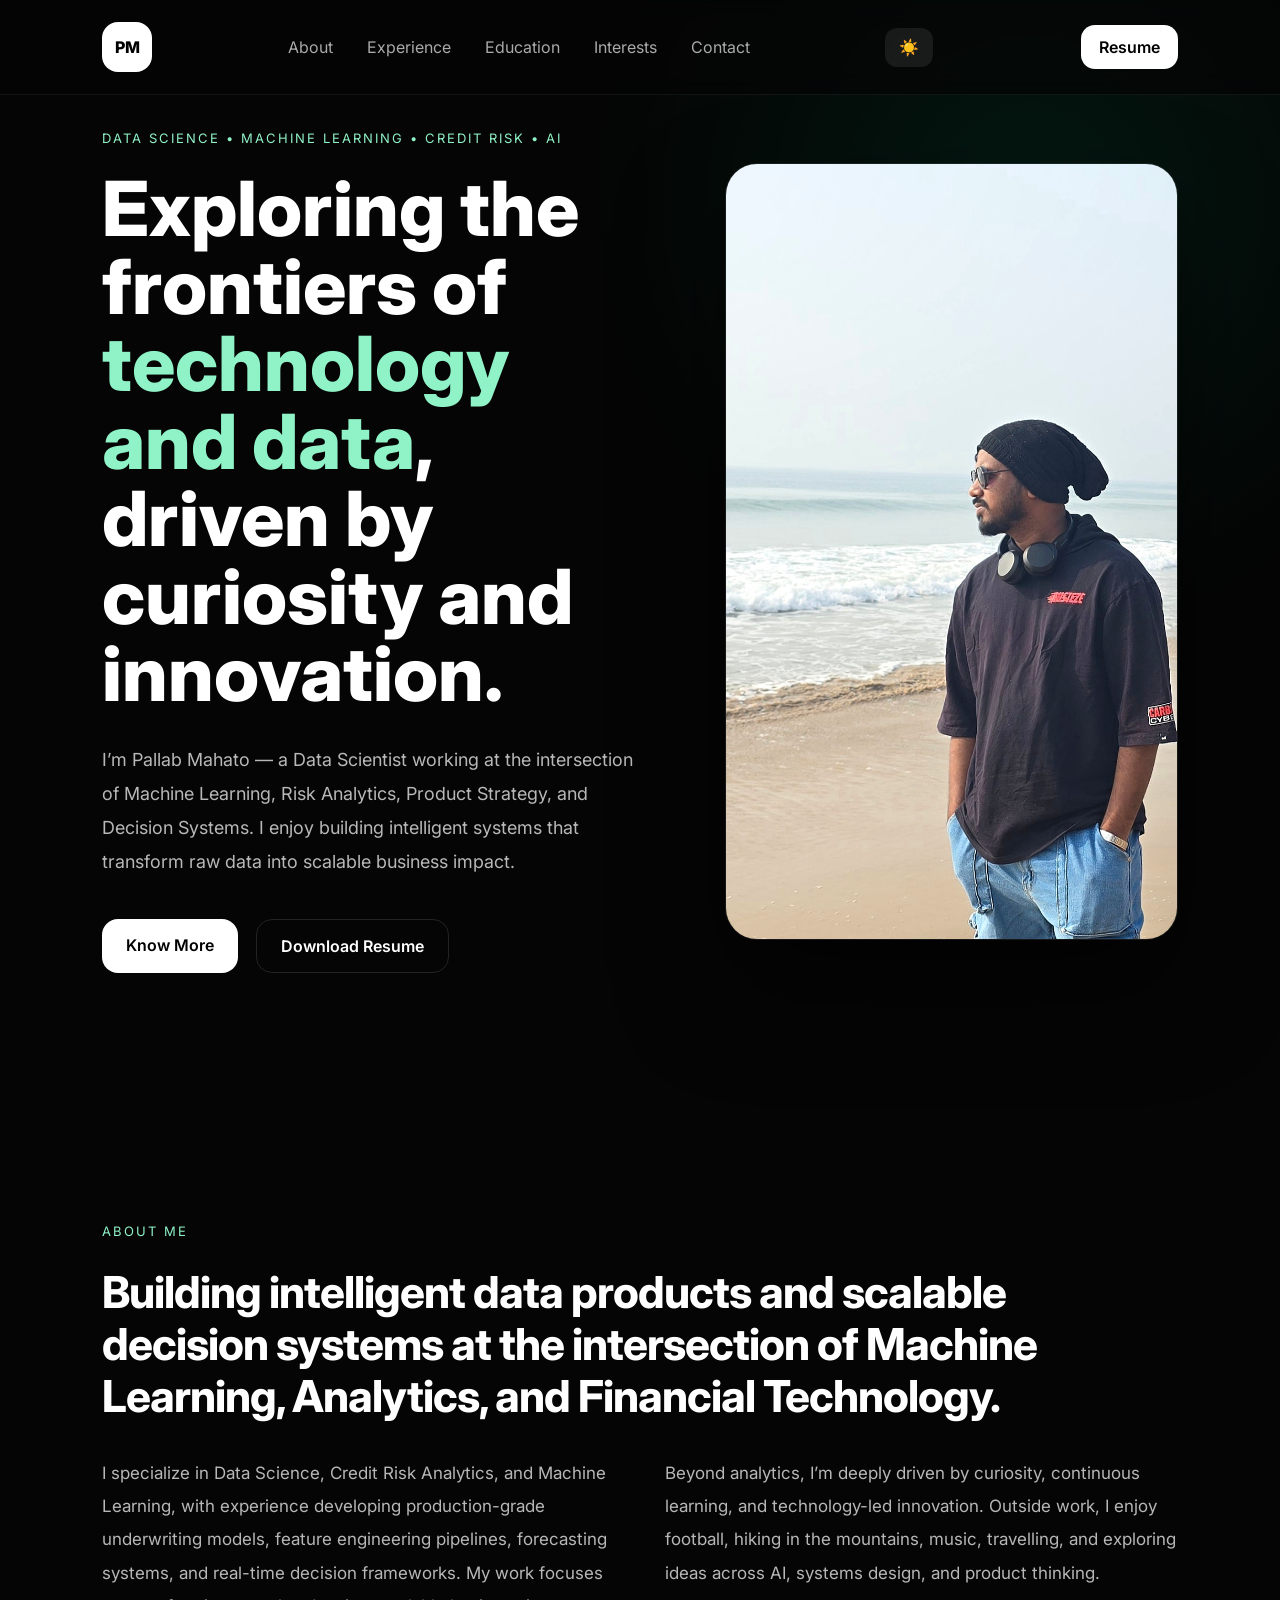
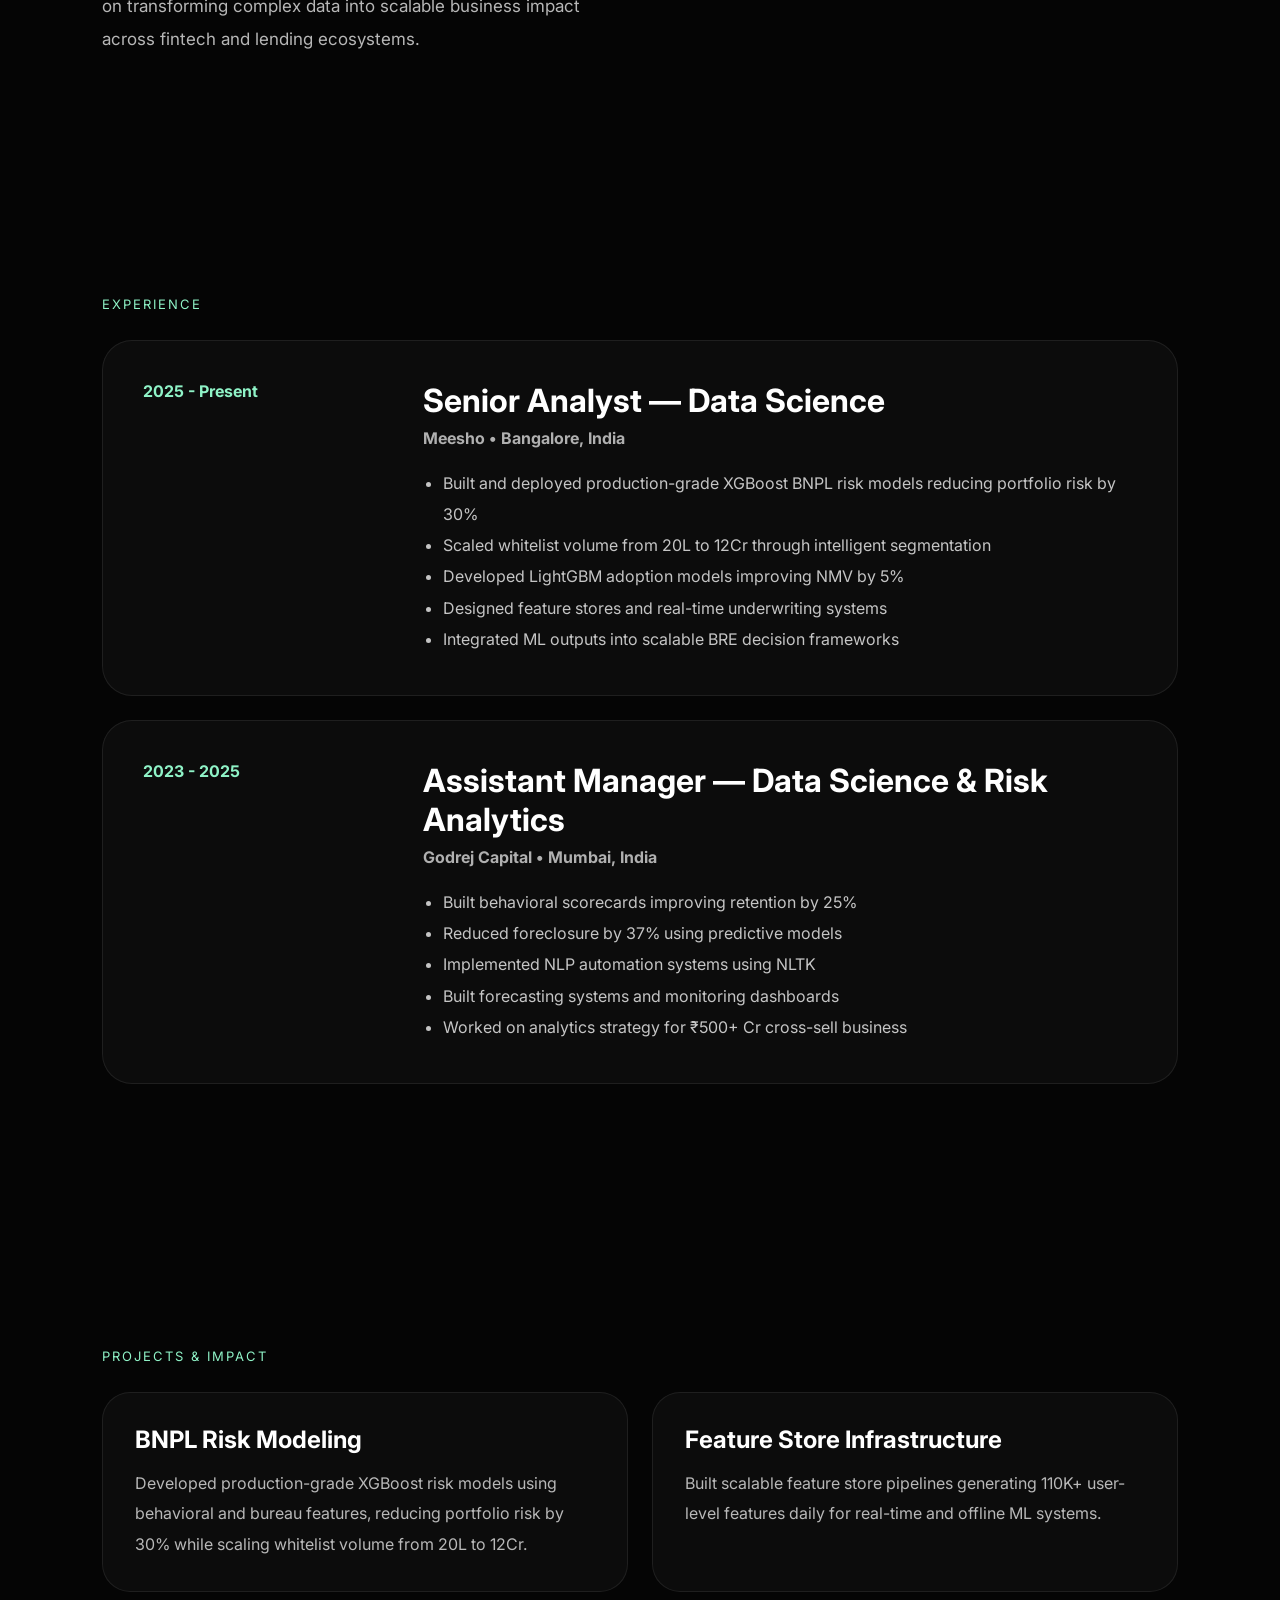
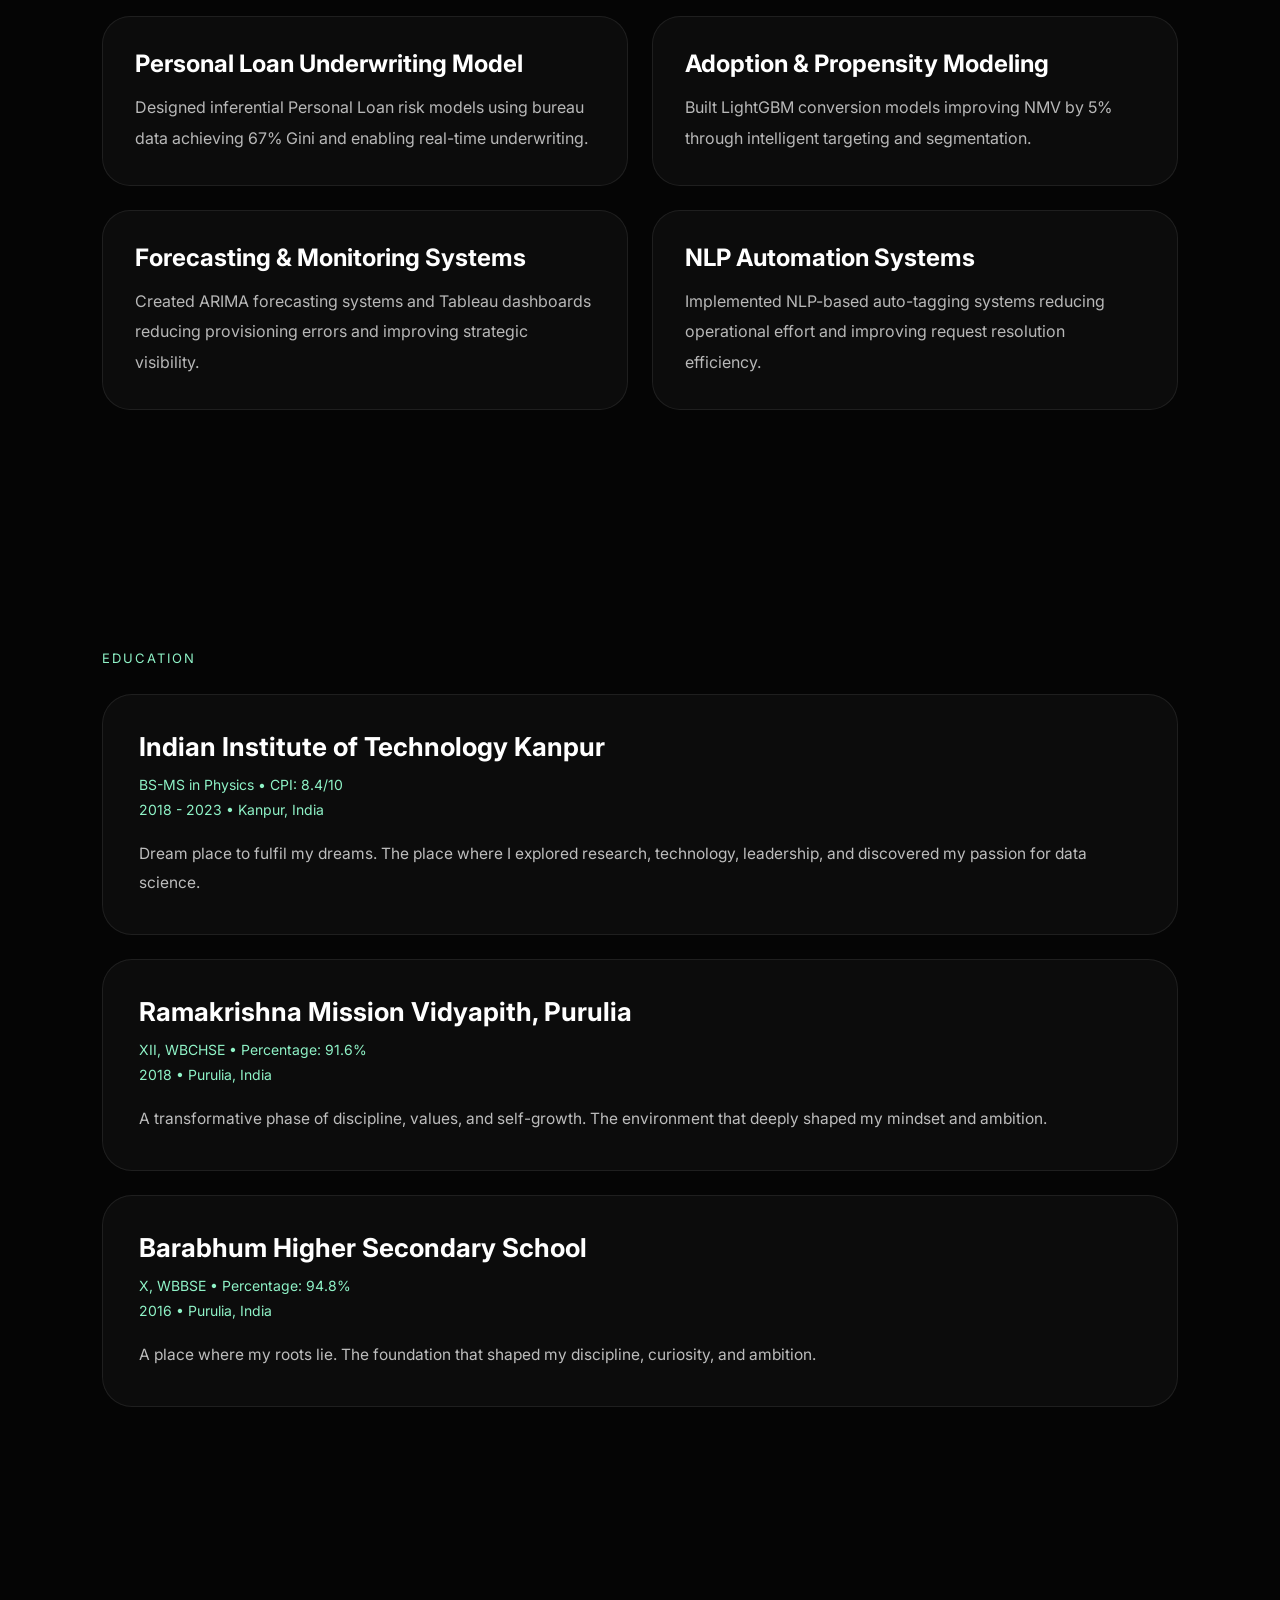
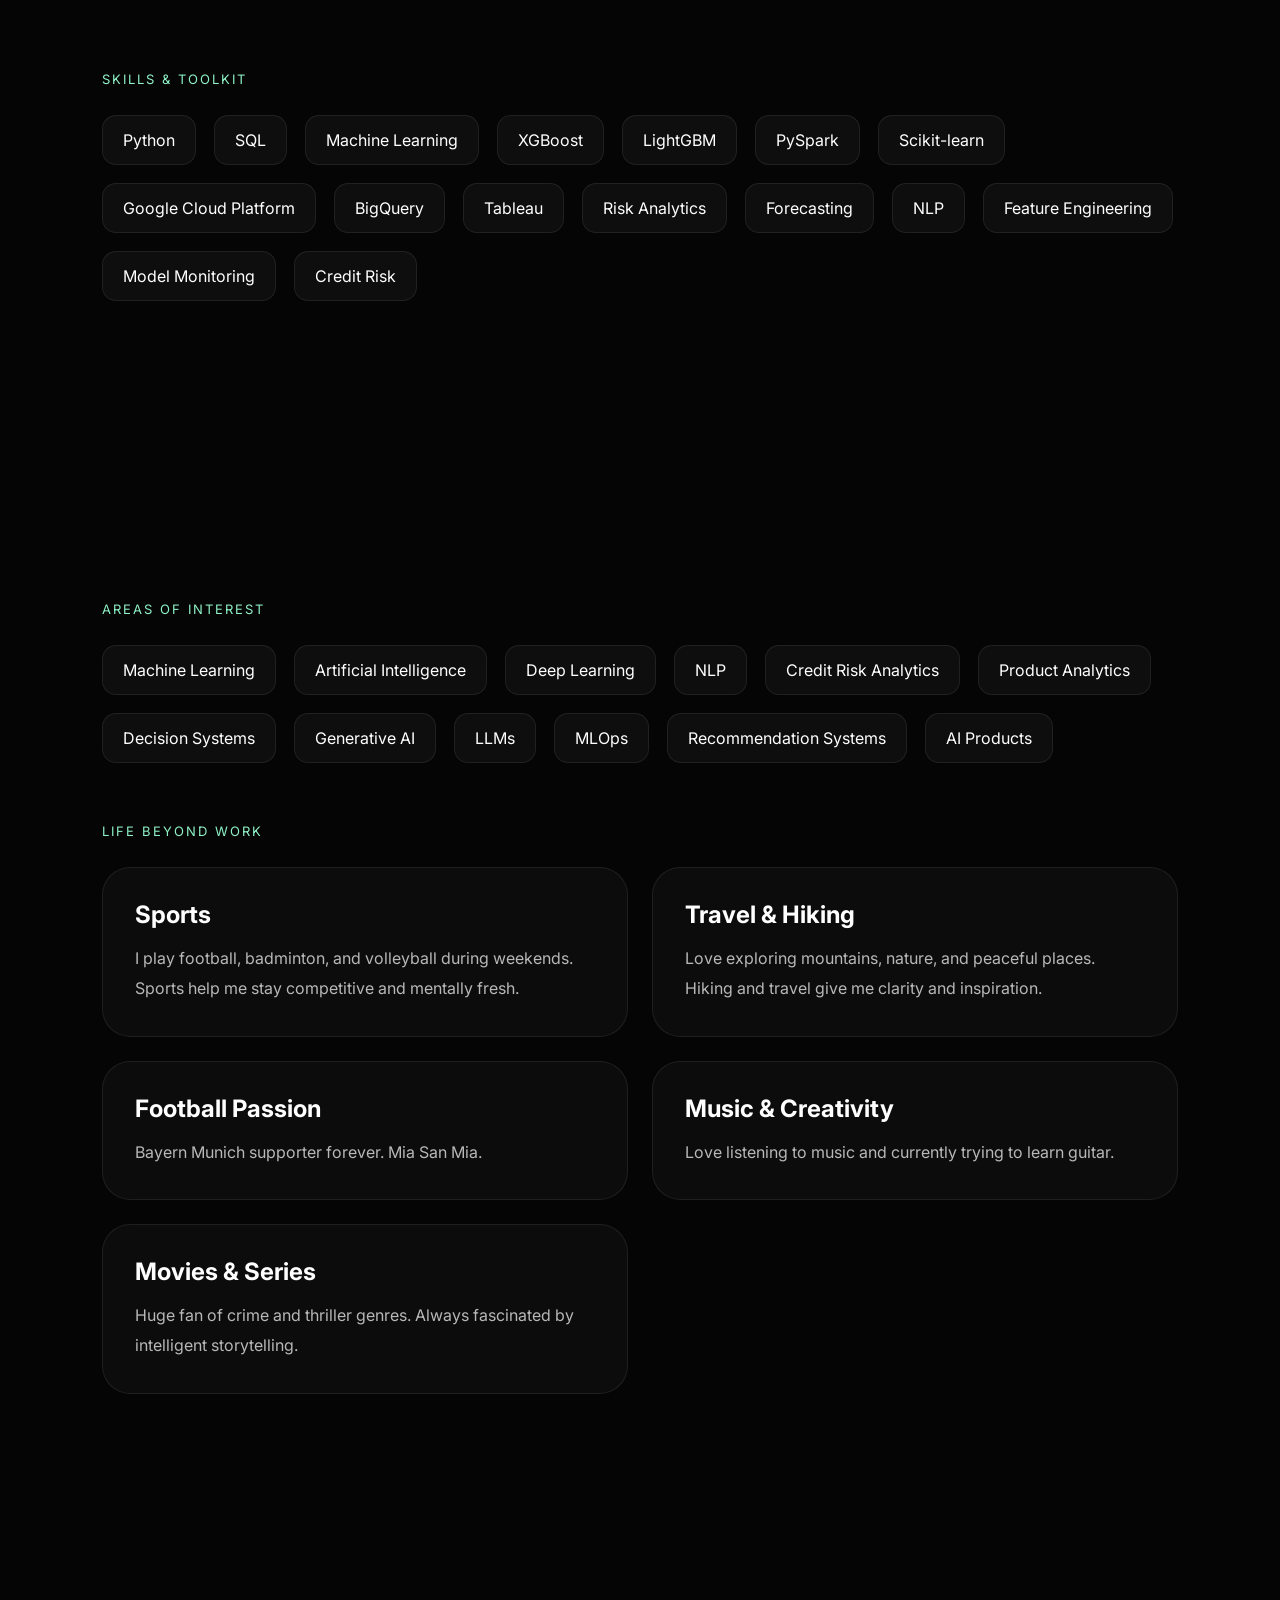
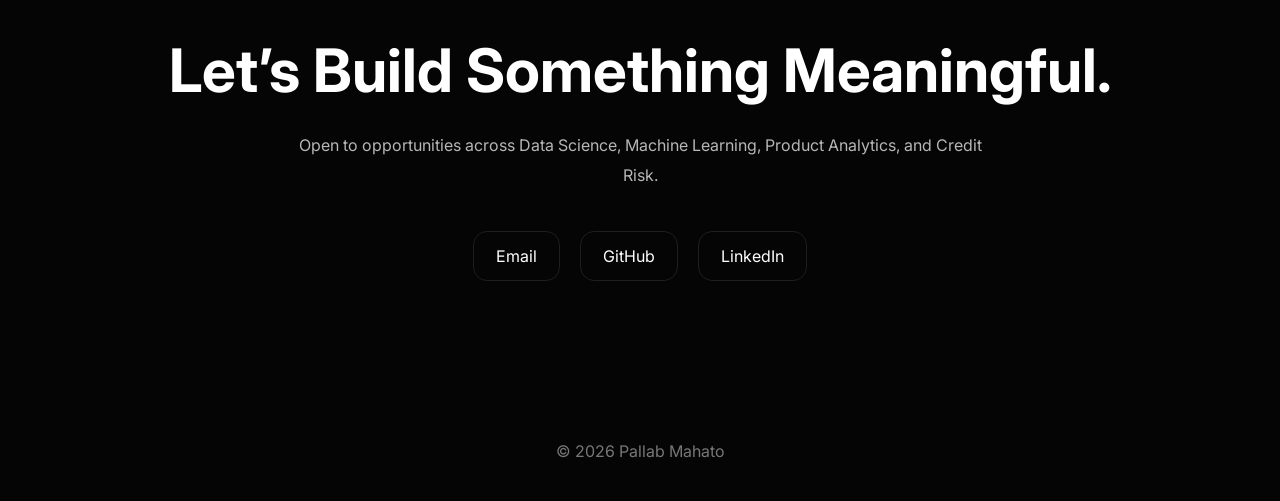
<file: index.html>
<!DOCTYPE html>
<html lang="en">
<head>
<meta charset="UTF-8"/>
<meta name="viewport" content="width=device-width, initial-scale=1.0"/>
<title>Pallab Mahato | Data Scientist</title>

<link rel="preconnect" href="https://fonts.googleapis.com">
<link rel="preconnect" href="https://fonts.gstatic.com" crossorigin>
<link href="https://fonts.googleapis.com/css2?family=Inter:wght@300;400;500;600;700;800&display=swap" rel="stylesheet">

<link rel="stylesheet" href="styles.css"/>
</head>

<body>

<div class="gradient-bg"></div>

<header class="navbar">
  <div class="logo">PM</div>

  <nav>
    <a href="#about">About</a>
    <a href="#experience">Experience</a>
    <a href="#education">Education</a>
    <a href="#interests">Interests</a>
    <a href="#contact">Contact</a>
  </nav>

  
<button id="theme-toggle" class="theme-btn">☀️</button>

<a class="resume-btn" href="assets/Pallab_Mahato_Data_Scientist_Resume.pdf" target="_blank">

    Resume
  </a>
</header>

<section class="hero">

  <div class="hero-left reveal">
    <div class="tag">
      DATA SCIENCE • MACHINE LEARNING • CREDIT RISK • AI
    </div>

    <h1>
      Exploring the frontiers of
      <span>technology and data</span>,
      driven by curiosity and innovation.
    </h1>

    <p>
      I’m Pallab Mahato — a Data Scientist working at the intersection of
      Machine Learning, Risk Analytics, Product Strategy, and Decision Systems.
      I enjoy building intelligent systems that transform raw data into scalable
      business impact.
    </p>

    <div class="hero-buttons">
      <a href="#about" class="primary-btn">Know More</a>

      <a href="assets/Pallab_Mahato_Data_Scientist_Resume.pdf"
      target="_blank"
      class="secondary-btn">
      Download Resume
      </a>
    </div>
  </div>

  <div class="hero-right reveal delay">
    <div class="image-wrapper">
      <img src="assets/profile.jpg" alt="Pallab Mahato"/>
    </div>
  </div>

</section>

<section id="about" class="section reveal">

  <div class="section-tag">ABOUT ME</div>

  <h2 class="about-heading">
    Building intelligent data products and scalable decision systems
    at the intersection of Machine Learning, Analytics, and Financial Technology.
  </h2>

  <div class="about-grid">

    <p class="about-text">
      I specialize in Data Science, Credit Risk Analytics, and Machine Learning,
      with experience developing production-grade underwriting models,
      feature engineering pipelines, forecasting systems, and real-time
      decision frameworks. My work focuses on transforming complex data
      into scalable business impact across fintech and lending ecosystems.
    </p>

    <p class="about-text">
      Beyond analytics, I’m deeply driven by curiosity, continuous learning,
      and technology-led innovation. Outside work, I enjoy football,
      hiking in the mountains, music, travelling, and exploring ideas
      across AI, systems design, and product thinking.
    </p>

  </div>

</section>

<section id="experience" class="section">

  <div class="section-tag reveal">EXPERIENCE</div>

  <div class="experience-card reveal">
    <div class="experience-year">2025 - Present</div>

    <div class="experience-content">
      <h3>Senior Analyst — Data Science</h3>
      <h4>Meesho • Bangalore, India</h4>

      <ul>
        <li>Built and deployed production-grade XGBoost BNPL risk models reducing portfolio risk by 30%</li>
        <li>Scaled whitelist volume from 20L to 12Cr through intelligent segmentation</li>
        <li>Developed LightGBM adoption models improving NMV by 5%</li>
        <li>Designed feature stores and real-time underwriting systems</li>
        <li>Integrated ML outputs into scalable BRE decision frameworks</li>
      </ul>
    </div>
  </div>

  <div class="experience-card reveal">
    <div class="experience-year">2023 - 2025</div>

    <div class="experience-content">
      <h3>Assistant Manager — Data Science & Risk Analytics</h3>
      <h4>Godrej Capital • Mumbai, India</h4>

      <ul>
        <li>Built behavioral scorecards improving retention by 25%</li>
        <li>Reduced foreclosure by 37% using predictive models</li>
        <li>Implemented NLP automation systems using NLTK</li>
        <li>Built forecasting systems and monitoring dashboards</li>
        <li>Worked on analytics strategy for ₹500+ Cr cross-sell business</li>
      </ul>
    </div>
  </div>

</section>



<section id="projects" class="section reveal">

<div class="section-tag">PROJECTS & IMPACT</div>

<div class="cards-grid">

<div class="mini-card">
<h4>BNPL Risk Modeling</h4>
<p>
Developed production-grade XGBoost risk models using behavioral and bureau features, reducing portfolio risk by 30% while scaling whitelist volume from 20L to 12Cr.
</p>
</div>

<div class="mini-card">
<h4>Feature Store Infrastructure</h4>
<p>
Built scalable feature store pipelines generating 110K+ user-level features daily for real-time and offline ML systems.
</p>
</div>

<div class="mini-card">
<h4>Personal Loan Underwriting Model</h4>
<p>
Designed inferential Personal Loan risk models using bureau data achieving 67% Gini and enabling real-time underwriting.
</p>
</div>

<div class="mini-card">
<h4>Adoption & Propensity Modeling</h4>
<p>
Built LightGBM conversion models improving NMV by 5% through intelligent targeting and segmentation.
</p>
</div>

<div class="mini-card">
<h4>Forecasting & Monitoring Systems</h4>
<p>
Created ARIMA forecasting systems and Tableau dashboards reducing provisioning errors and improving strategic visibility.
</p>
</div>

<div class="mini-card">
<h4>NLP Automation Systems</h4>
<p>
Implemented NLP-based auto-tagging systems reducing operational effort and improving request resolution efficiency.
</p>
</div>

</div>

</section>


<section id="education" class="section reveal">

  <div class="section-tag">EDUCATION</div>

  <div class="edu-card">
    <h3>Indian Institute of Technology Kanpur</h3>

    <div class="edu-meta">
      BS-MS in Physics • CPI: 8.4/10
      <br/>
      2018 - 2023 • Kanpur, India
    </div>

    <p>
      Dream place to fulfil my dreams.
      The place where I explored research, technology,
      leadership, and discovered my passion for data science.
    </p>
  </div>

  <div class="edu-card">
    <h3>Ramakrishna Mission Vidyapith, Purulia</h3>

    <div class="edu-meta">
      XII, WBCHSE • Percentage: 91.6%
      <br/>
      2018 • Purulia, India
    </div>

    <p>
      A transformative phase of discipline, values, and self-growth.
      The environment that deeply shaped my mindset and ambition.
    </p>
  </div>

  <div class="edu-card">
    <h3>Barabhum Higher Secondary School</h3>

    <div class="edu-meta">
      X, WBBSE • Percentage: 94.8%
      <br/>
      2016 • Purulia, India
    </div>

    <p>
      A place where my roots lie.
      The foundation that shaped my discipline,
      curiosity, and ambition.
    </p>
  </div>

</section>


<section id="skills" class="section reveal">

<div class="section-tag">SKILLS & TOOLKIT</div>

<div class="interest-tags">
<span>Python</span>
<span>SQL</span>
<span>Machine Learning</span>
<span>XGBoost</span>
<span>LightGBM</span>
<span>PySpark</span>
<span>Scikit-learn</span>
<span>Google Cloud Platform</span>
<span>BigQuery</span>
<span>Tableau</span>
<span>Risk Analytics</span>
<span>Forecasting</span>
<span>NLP</span>
<span>Feature Engineering</span>
<span>Model Monitoring</span>
<span>Credit Risk</span>
</div>

</section>

<section id="interests" class="section reveal">

  <div class="section-tag">AREAS OF INTEREST</div>

  <div class="interest-tags">
    <span>Machine Learning</span>
    <span>Artificial Intelligence</span>
    <span>Deep Learning</span>
    <span>NLP</span>
    <span>Credit Risk Analytics</span>
    <span>Product Analytics</span>
    <span>Decision Systems</span>
<span>Generative AI</span>
<span>LLMs</span>
<span>MLOps</span>
<span>Recommendation Systems</span>
<span>AI Products</span>
  </div>

  <div class="section-tag extra-space">LIFE BEYOND WORK</div>

  <div class="cards-grid">

    <div class="mini-card">
      <h4>Sports</h4>
      <p>
        I play football, badminton, and volleyball during weekends.
        Sports help me stay competitive and mentally fresh.
      </p>
    </div>

    <div class="mini-card">
      <h4>Travel & Hiking</h4>
      <p>
        Love exploring mountains, nature, and peaceful places.
        Hiking and travel give me clarity and inspiration.
      </p>
    </div>

    <div class="mini-card">
      <h4>Football Passion</h4>
      <p>
        Bayern Munich supporter forever.
        Mia San Mia.
      </p>
    </div>

    <div class="mini-card">
      <h4>Music & Creativity</h4>
      <p>
        Love listening to music and currently trying to learn guitar.
      </p>
    </div>

    <div class="mini-card">
      <h4>Movies & Series</h4>
      <p>
        Huge fan of crime and thriller genres.
        Always fascinated by intelligent storytelling.
      </p>
    </div>

  </div>

</section>

<section id="contact" class="contact reveal">

  <h2>Let’s Build Something Meaningful.</h2>

  <p>
    Open to opportunities across Data Science,
    Machine Learning, Product Analytics,
    and Credit Risk.
  </p>

  <div class="contact-links">
    <a href="mailto:pallabmahato1305@gmail.com">Email</a>
    <a href="https://github.com/pallabmahato" target="_blank">GitHub</a>
    <a href="https://www.linkedin.com/in/pallabmahato13/" target="_blank">LinkedIn</a>
  </div>

</section>

<footer>
  © 2026 Pallab Mahato
</footer>

<script src="script.js"></script>

</body>
</html>
</file>
<file: styles.css>
*{
margin:0;
padding:0;
box-sizing:border-box;
}

html{
scroll-behavior:smooth;
}

body{
background:#050505;
color:white;
font-family:'Inter',sans-serif;
overflow-x:hidden;
}

.gradient-bg{
position:fixed;
width:900px;
height:900px;
background:radial-gradient(circle, rgba(0,255,170,0.08), transparent 70%);
top:-250px;
right:-200px;
z-index:0;
pointer-events:none;
}

.navbar{
position:fixed;
top:0;
width:100%;
padding:22px 8%;
display:flex;
justify-content:space-between;
align-items:center;
backdrop-filter:blur(12px);
background:rgba(5,5,5,0.7);
border-bottom:1px solid rgba(255,255,255,0.06);
z-index:100;
}

.logo{
width:50px;
height:50px;
display:flex;
align-items:center;
justify-content:center;
border-radius:16px;
background:white;
color:black;
font-weight:800;
}

nav{
display:flex;
gap:34px;
}

nav a{
color:#aaaaaa;
text-decoration:none;
transition:0.3s;
}

nav a:hover{
color:white;
}

.resume-btn{
padding:12px 18px;
border-radius:14px;
background:white;
color:black;
text-decoration:none;
font-weight:600;
}

.hero{
min-height:100vh;
display:grid;
grid-template-columns:1.1fr 0.9fr;
align-items:center;
padding:130px 8%;
gap:70px;
position:relative;
z-index:2;
}

.tag{
color:#8ff3c7;
letter-spacing:2px;
font-size:13px;
margin-bottom:24px;
}

.hero h1{
font-size:76px;
line-height:1.02;
margin-bottom:30px;
font-weight:800;
}

.hero h1 span{
color:#8ff3c7;
}

.hero p{
color:#b8b8b8;
line-height:1.9;
font-size:18px;
max-width:700px;
}

.hero-buttons{
margin-top:40px;
display:flex;
gap:18px;
}

.primary-btn,
.secondary-btn{
padding:16px 24px;
border-radius:16px;
text-decoration:none;
transition:0.4s;
font-weight:600;
}

.primary-btn{
background:white;
color:black;
}

.secondary-btn{
border:1px solid rgba(255,255,255,0.12);
color:white;
}

.primary-btn:hover,
.secondary-btn:hover{
transform:translateY(-6px);
}

.image-wrapper{
border-radius:32px;
overflow:hidden;
border:1px solid rgba(255,255,255,0.08);
box-shadow:0 50px 100px rgba(0,0,0,0.55);
animation:float 5s ease-in-out infinite;
}

.image-wrapper img{
width:100%;
display:block;
}

.section{
padding:120px 8%;
position:relative;
z-index:2;
}

.section-tag{
color:#8ff3c7;
letter-spacing:2px;
font-size:13px;
margin-bottom:28px;
}

.section h2{
font-size:52px;
line-height:1.12;
max-width:1100px;
margin-bottom:40px;
}

.about-grid{
display:grid;
grid-template-columns:1fr 1fr;
gap:50px;
}

.about-grid p{
color:#b7b7b7;
font-size:18px;
line-height:1.95;
}

.experience-card{
display:grid;
grid-template-columns:240px 1fr;
gap:40px;
padding:40px;
border-radius:30px;
background:rgba(255,255,255,0.03);
border:1px solid rgba(255,255,255,0.08);
margin-bottom:24px;
transition:0.4s;
}

.experience-card:hover{
transform:translateY(-8px);
border-color:rgba(143,243,199,0.28);
}

.experience-year{
color:#8ff3c7;
font-weight:700;
}

.experience-content h3{
font-size:32px;
margin-bottom:8px;
}

.experience-content h4{
color:#b0b0b0;
margin-bottom:20px;
}

.experience-content ul{
padding-left:20px;
line-height:1.95;
color:#c5c5c5;
}

.edu-card{
padding:36px;
border-radius:30px;
background:rgba(255,255,255,0.03);
border:1px solid rgba(255,255,255,0.08);
margin-bottom:24px;
}

.edu-card h3{
font-size:34px;
margin-bottom:14px;
}

.edu-meta{
color:#8ff3c7;
line-height:1.8;
margin-bottom:18px;
}

.edu-card p{
color:#bdbdbd;
line-height:1.9;
}

.interest-tags{
display:flex;
flex-wrap:wrap;
gap:18px;
margin-bottom:60px;
}

.interest-tags span{
padding:14px 20px;
border-radius:14px;
background:rgba(255,255,255,0.04);
border:1px solid rgba(255,255,255,0.08);
}

.cards-grid{
display:grid;
grid-template-columns:repeat(2,1fr);
gap:24px;
}

.mini-card{
padding:32px;
border-radius:28px;
background:rgba(255,255,255,0.03);
border:1px solid rgba(255,255,255,0.08);
transition:0.4s;
}

.mini-card:hover{
transform:translateY(-8px);
}

.mini-card h4{
font-size:24px;
margin-bottom:14px;
}

.mini-card p{
color:#b8b8b8;
line-height:1.9;
}

.extra-space{
margin-top:40px;
}

.contact{
padding:120px 8%;
text-align:center;
}

.contact h2{
font-size:60px;
margin-bottom:24px;
}

.contact p{
color:#b7b7b7;
max-width:700px;
margin:auto;
line-height:1.9;
}

.contact-links{
display:flex;
justify-content:center;
gap:20px;
margin-top:40px;
}

.contact-links a{
padding:14px 22px;
border-radius:14px;
border:1px solid rgba(255,255,255,0.1);
text-decoration:none;
color:white;
}

footer{
padding:40px;
text-align:center;
color:#777;
}

.reveal{
opacity:0;
transform:translateY(40px);
transition:1s ease;
}

.reveal.active{
opacity:1;
transform:translateY(0);
}

.delay{
transition-delay:0.2s;
}

@keyframes float{
0%{transform:translateY(0px);}
50%{transform:translateY(-10px);}
100%{transform:translateY(0px);}
}

@media(max-width:980px){

.hero,
.about-grid,
.experience-card,
.cards-grid{
grid-template-columns:1fr;
}

.hero h1{
font-size:52px;
}

nav{
display:none;
}

.section h2{
font-size:40px;
}
}


.theme-btn{
padding:10px 14px;
border:none;
background:rgba(255,255,255,0.08);
color:white;
border-radius:12px;
cursor:pointer;
margin-right:12px;
font-size:16px;
}

body.light-mode{
background:#f5f5f5;
color:#111;
}

body.light-mode .navbar{
background:rgba(255,255,255,0.7);
}

body.light-mode nav a,
body.light-mode .hero p,
body.light-mode .about-grid p,
body.light-mode .experience-content h4,
body.light-mode .experience-content ul,
body.light-mode .edu-card p,
body.light-mode .mini-card p,
body.light-mode .contact p{
color:#444;
}

body.light-mode .experience-card,
body.light-mode .edu-card,
body.light-mode .mini-card,
body.light-mode .interest-tags span{
background:white;
border:1px solid rgba(0,0,0,0.08);
}

body.light-mode .secondary-btn,
body.light-mode .contact-links a{
color:#111;
border:1px solid rgba(0,0,0,0.1);
}


body.light-mode{
background:#f3f5f7;
color:#111;
}

body.light-mode .section-tag,
body.light-mode .tag,
body.light-mode .edu-meta,
body.light-mode .experience-year{
color:#0d8b67;
}

body.light-mode h1,
body.light-mode h2,
body.light-mode h3,
body.light-mode h4,
body.light-mode .mini-card h4,
body.light-mode nav a{
color:#111 !important;
}

body.light-mode .hero h1 span{
color:#0d8b67;
}

body.light-mode .primary-btn{
background:#111;
color:white;
}

body.light-mode .resume-btn{
background:#111;
color:white;
}

body.light-mode .theme-btn{
background:#111;
color:white;
}

body.light-mode .secondary-btn{
background:white;
}

body.light-mode .interest-tags span{
color:#222;
}

body.light-mode footer{
color:#444;
}


/* ===== CLEAN FINAL FIXES ===== */

.edu-card h3{
font-size:26px;
margin-bottom:10px;
}

.edu-meta{
font-size:14px;
}

.edu-card p{
font-size:15.5px;
line-height:1.85;
}

.section,
.hero,
.contact{
max-width:1450px;
margin:auto;
}

body{
-webkit-font-smoothing:antialiased;
-moz-osx-font-smoothing:grayscale;
}


/* ===== ABOUT SECTION PREMIUM REFINEMENT ===== */

.about-heading{
font-size:44px !important;
line-height:1.18 !important;
font-weight:750;
letter-spacing:-1px;
max-width:1050px;
margin-bottom:34px !important;
}

.about-text{
font-size:17px !important;
line-height:1.95 !important;
color:#b8b8b8;
}

body.light-mode .about-text{
color:#444;
}

@media(max-width:980px){
.about-heading{
font-size:36px !important;
}
}

@media(max-width:640px){
.about-heading{
font-size:30px !important;
line-height:1.22 !important;
}

.about-text{
font-size:16px !important;
}
}
</file>
